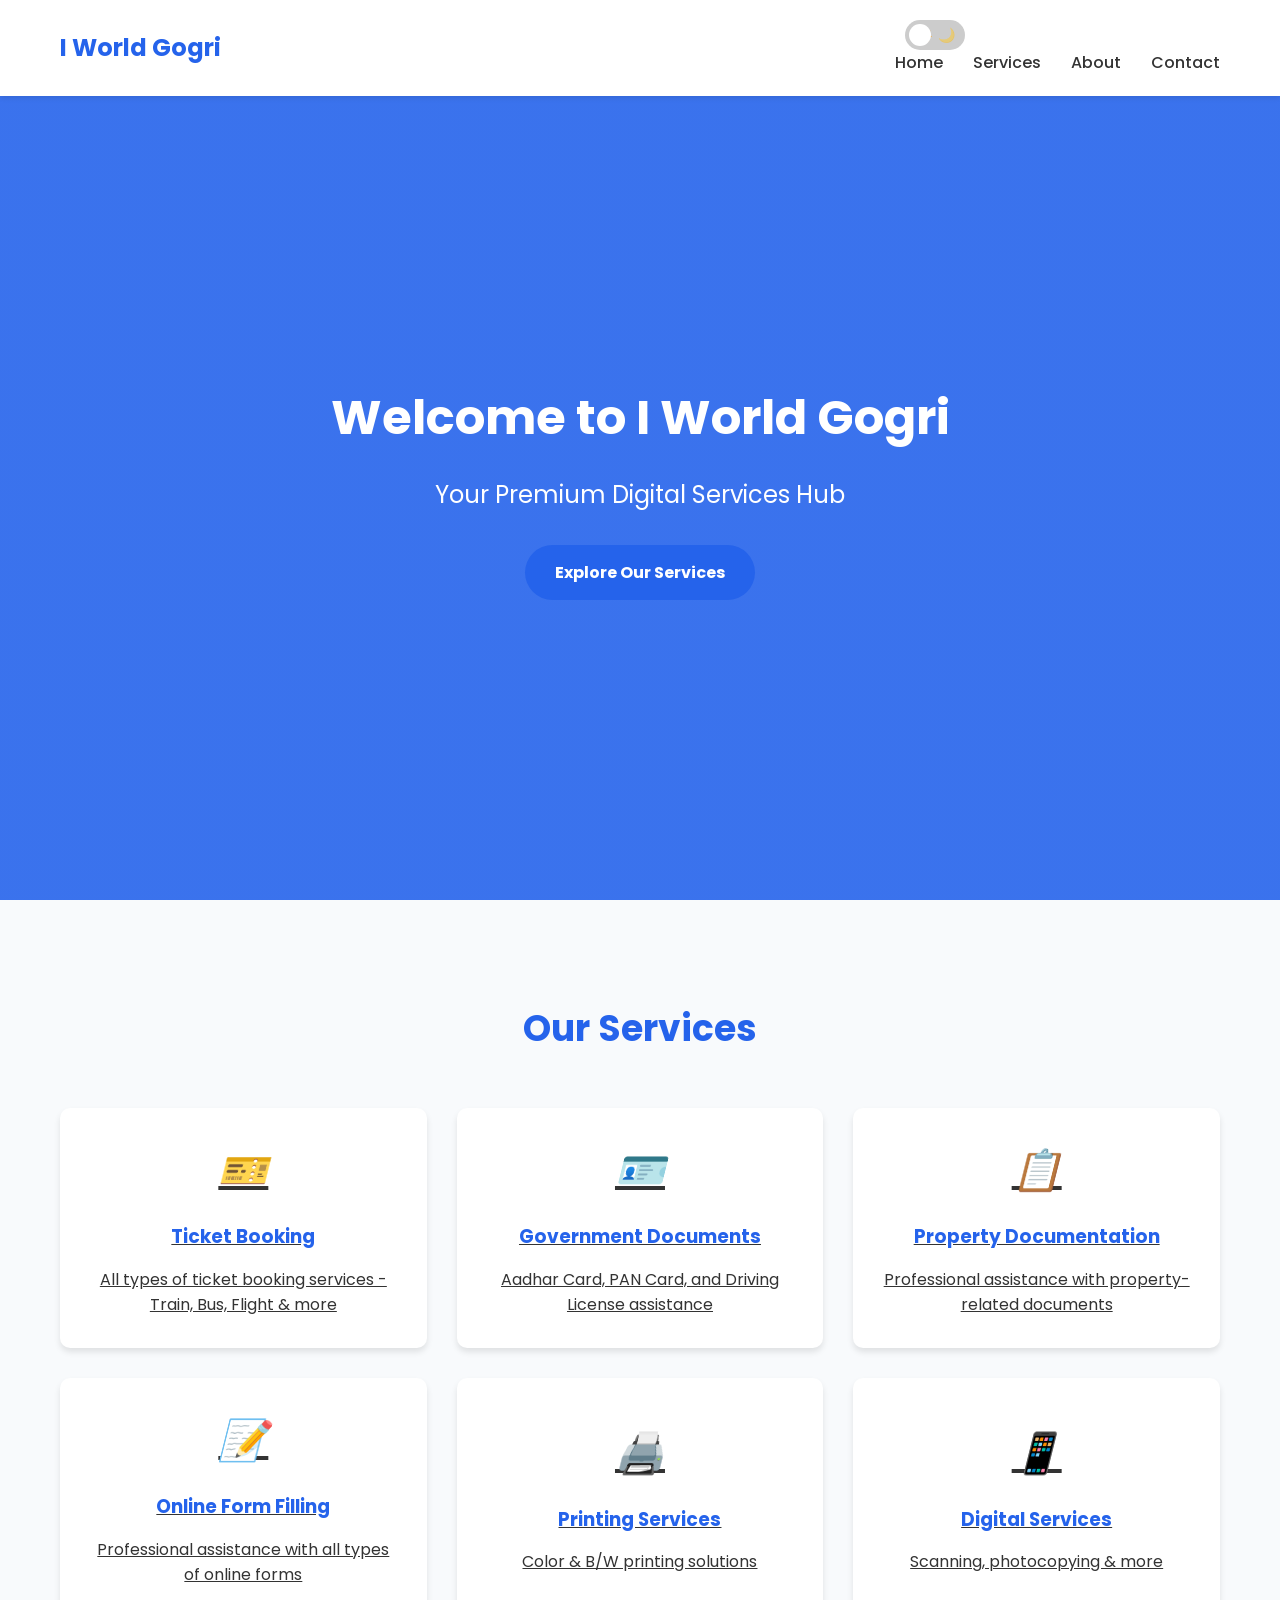
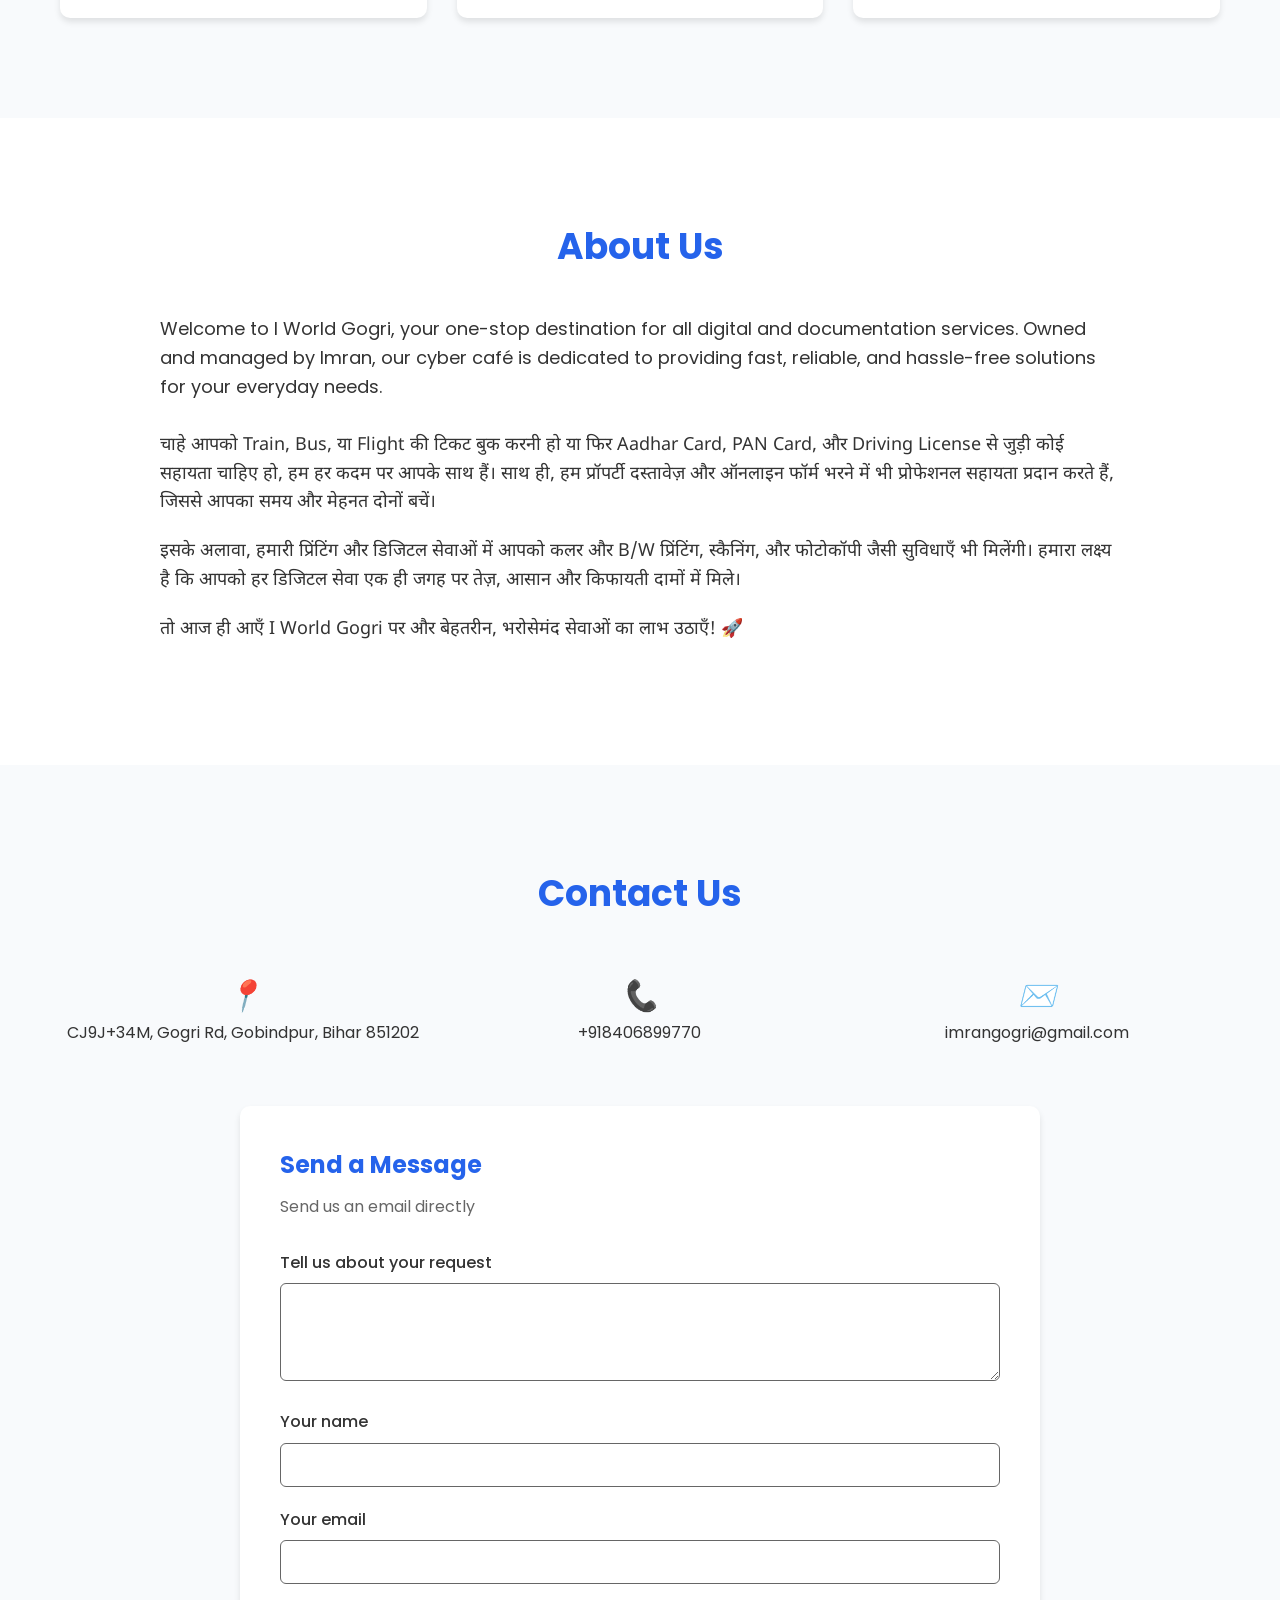
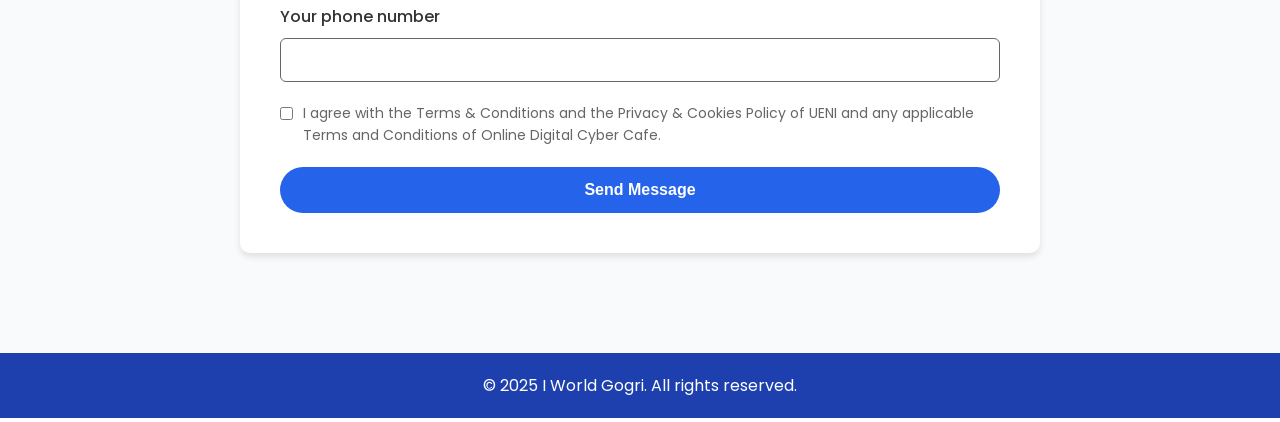
<file: index.html>
<!DOCTYPE html>
<html lang="en">
<head>
    <meta charset="UTF-8">
    <meta name="viewport" content="width=device-width, initial-scale=1.0">
    <title>I World Gogri - Your Digital Hub</title>
    <link rel="stylesheet" href="styles.css">
    <link href="https://fonts.googleapis.com/css2?family=Poppins:wght@300;400;500;600;700&family=Noto+Sans+Devanagari:wght@400;500;600&display=swap" rel="stylesheet">
</head>
<body>
    <nav class="navbar">
        <div class="container">
            <div class="logo">I World Gogri</div>
            <div class="nav-right">
                <div class="theme-toggle-wrapper">
                    <label class="theme-switch" for="theme-toggle">
                        <input type="checkbox" id="theme-toggle">
                        <span class="slider round">
                            <span class="slider-icon light">☀️</span>
                            <span class="slider-icon dark">🌙</span>
                        </span>
                    </label>
                </div>
                <ul class="nav-links">
                <li><a href="#home">Home</a></li>
                <li><a href="#services">Services</a></li>
                <li><a href="#about">About</a></li>
                <li><a href="#contact">Contact</a></li>
            </ul>
        </div>
    </nav>

    <section id="home" class="hero">
        <div class="container">
            <h1>Welcome to I World Gogri</h1>
            <p>Your Premium Digital Services Hub</p>
            <a href="#services" class="cta-button">Explore Our Services</a>
        </div>
    </section>

    <section id="services" class="services">
        <div class="container">
            <h2>Our Services</h2>
            <div class="services-grid">
                <a href="services/ticket-booking.html" class="service-card">
                    <i class="icon">🎫</i>
                    <h3>Ticket Booking</h3>
                    <p>All types of ticket booking services - Train, Bus, Flight & more</p>
                </a>
                <a href="services/govt-documents.html" class="service-card">
                    <i class="icon">🪪</i>
                    <h3>Government Documents</h3>
                    <p>Aadhar Card, PAN Card, and Driving License assistance</p>
                </a>
                <a href="services/property-documentation.html" class="service-card">
                    <i class="icon">📋</i>
                    <h3>Property Documentation</h3>
                    <p>Professional assistance with property-related documents</p>
                </a>
                <a href="services/form-filling.html" class="service-card">
                    <i class="icon">📝</i>
                    <h3>Online Form Filling</h3>
                    <p>Professional assistance with all types of online forms</p>
                </a>
                <a href="services/printing.html" class="service-card">
                    <i class="icon">🖨️</i>
                    <h3>Printing Services</h3>
                    <p>Color & B/W printing solutions</p>
                </a>
                <a href="services/digital.html" class="service-card">
                    <i class="icon">📱</i>
                    <h3>Digital Services</h3>
                    <p>Scanning, photocopying & more</p>
                </a>
            </div>

            <!-- Service Modals -->
            <div id="modal" class="modal">
                <div class="modal-content">
                    <span class="close-btn" onclick="closeModal()">&times;</span>
                    <div id="modal-ticket" class="modal-section">
                        <h2>🎫 Ticket Booking Services</h2>
                        <div class="modal-details">
                            <h3>Available Booking Services:</h3>
                            <ul>
                                <li><strong>Train Tickets:</strong>
                                    <ul>
                                        <li>IRCTC authorized booking</li>
                                        <li>Tatkal booking assistance</li>
                                        <li>PNR status check</li>
                                        <li>Seat availability check</li>
                                    </ul>
                                </li>
                                <li><strong>Bus Tickets:</strong>
                                    <ul>
                                        <li>Inter-state bus bookings</li>
                                        <li>Local bus passes</li>
                                        <li>Multiple bus operators</li>
                                    </ul>
                                </li>
                                <li><strong>Flight Tickets:</strong>
                                    <ul>
                                        <li>Domestic and International flights</li>
                                        <li>Best price comparison</li>
                                        <li>Web check-in assistance</li>
                                    </ul>
                                </li>
                            </ul>
                        </div>
                    </div>

                    <div id="modal-govt" class="modal-section">
                        <h2>🪪 Government Document Services</h2>
                        <div class="modal-details">
                            <h3>Document Assistance:</h3>
                            <ul>
                                <li><strong>Aadhar Card Services:</strong>
                                    <ul>
                                        <li>New Aadhar card registration</li>
                                        <li>Aadhar card update/correction</li>
                                        <li>Aadhar linking assistance</li>
                                    </ul>
                                </li>
                                <li><strong>PAN Card Services:</strong>
                                    <ul>
                                        <li>New PAN card application</li>
                                        <li>PAN correction/update</li>
                                        <li>PAN-Aadhar linking</li>
                                    </ul>
                                </li>
                                <li><strong>Driving License:</strong>
                                    <ul>
                                        <li>Learning License application</li>
                                        <li>Permanent License application</li>
                                        <li>License renewal</li>
                                    </ul>
                                </li>
                            </ul>
                        </div>
                    </div>

                    <div id="modal-property" class="modal-section">
                        <h2>📋 Property Documentation</h2>
                        <div class="modal-details">
                            <h3>Property-Related Services:</h3>
                            <ul>
                                <li><strong>Property Registration:</strong>
                                    <ul>
                                        <li>Sale deed preparation</li>
                                        <li>Registration assistance</li>
                                        <li>Document verification</li>
                                    </ul>
                                </li>
                                <li><strong>Property Records:</strong>
                                    <ul>
                                        <li>Land record verification</li>
                                        <li>Property tax documents</li>
                                        <li>Mutation assistance</li>
                                    </ul>
                                </li>
                                <li><strong>Legal Documentation:</strong>
                                    <ul>
                                        <li>Agreement drafting</li>
                                        <li>NOC processing</li>
                                        <li>Legal verification</li>
                                    </ul>
                                </li>
                            </ul>
                        </div>
                    </div>

                    <div id="modal-form" class="modal-section">
                        <h2>📝 Online Form Filling</h2>
                        <div class="modal-details">
                            <h3>Form Filling Services:</h3>
                            <ul>
                                <li><strong>Educational Forms:</strong>
                                    <ul>
                                        <li>School/College admissions</li>
                                        <li>Scholarship applications</li>
                                        <li>Exam registrations</li>
                                    </ul>
                                </li>
                                <li><strong>Government Forms:</strong>
                                    <ul>
                                        <li>Passport applications</li>
                                        <li>Voter ID registration</li>
                                        <li>Employment registration</li>
                                    </ul>
                                </li>
                                <li><strong>Other Forms:</strong>
                                    <ul>
                                        <li>Bank account opening</li>
                                        <li>Insurance forms</li>
                                        <li>Job applications</li>
                                    </ul>
                                </li>
                            </ul>
                        </div>
                    </div>

                    <div id="modal-print" class="modal-section">
                        <h2>🖨️ Printing Services</h2>
                        <div class="modal-details">
                            <h3>Available Printing Services:</h3>
                            <ul>
                                <li><strong>Document Printing:</strong>
                                    <ul>
                                        <li>Black & White printing</li>
                                        <li>Color printing</li>
                                        <li>High-quality photo printing</li>
                                    </ul>
                                </li>
                                <li><strong>Special Printing:</strong>
                                    <ul>
                                        <li>Certificate printing</li>
                                        <li>Resume printing</li>
                                        <li>Project report printing</li>
                                    </ul>
                                </li>
                                <li><strong>Bulk Printing:</strong>
                                    <ul>
                                        <li>Document sets</li>
                                        <li>Business cards</li>
                                        <li>Brochures and flyers</li>
                                    </ul>
                                </li>
                            </ul>
                            <p class="pricing-note">* Competitive prices for all printing services</p>
                        </div>
                    </div>

                    <div id="modal-digital" class="modal-section">
                        <h2>📱 Digital Services</h2>
                        <div class="modal-details">
                            <h3>Digital Solutions:</h3>
                            <ul>
                                <li><strong>Scanning Services:</strong>
                                    <ul>
                                        <li>Document scanning</li>
                                        <li>Photo scanning</li>
                                        <li>High-resolution scanning</li>
                                    </ul>
                                </li>
                                <li><strong>Photocopying:</strong>
                                    <ul>
                                        <li>Regular copies</li>
                                        <li>Color photocopying</li>
                                        <li>Document resizing</li>
                                    </ul>
                                </li>
                                <li><strong>Other Services:</strong>
                                    <ul>
                                        <li>Document lamination</li>
                                        <li>Spiral binding</li>
                                        <li>CD/DVD writing</li>
                                    </ul>
                                </li>
                            </ul>
                        </div>
                    </div>
                </div>
            </div>
        </div>
    </section>

    <section id="about" class="about">
        <div class="container">
            <h2>About Us</h2>
            <div class="about-content">
                <div class="english-content">
                    <p>Welcome to I World Gogri, your one-stop destination for all digital and documentation services. Owned and managed by Imran, our cyber café is dedicated to providing fast, reliable, and hassle-free solutions for your everyday needs.</p>
                </div>
                <div class="hindi-content">
                    <p>चाहे आपको Train, Bus, या Flight की टिकट बुक करनी हो या फिर Aadhar Card, PAN Card, और Driving License से जुड़ी कोई सहायता चाहिए हो, हम हर कदम पर आपके साथ हैं। साथ ही, हम प्रॉपर्टी दस्तावेज़ और ऑनलाइन फॉर्म भरने में भी प्रोफेशनल सहायता प्रदान करते हैं, जिससे आपका समय और मेहनत दोनों बचें।</p>
                    <p>इसके अलावा, हमारी प्रिंटिंग और डिजिटल सेवाओं में आपको कलर और B/W प्रिंटिंग, स्कैनिंग, और फोटोकॉपी जैसी सुविधाएँ भी मिलेंगी। हमारा लक्ष्य है कि आपको हर डिजिटल सेवा एक ही जगह पर तेज़, आसान और किफायती दामों में मिले।</p>
                    <p>तो आज ही आएँ I World Gogri पर और बेहतरीन, भरोसेमंद सेवाओं का लाभ उठाएँ! 🚀</p>
                </div>
            </div>
        </div>
    </section>

    <section id="contact" class="contact">
        <div class="container">
            <h2>Contact Us</h2>
            <div class="contact-info">
                <div class="info-item">
                    <i class="icon">📍</i>
                    <p>CJ9J+34M, Gogri Rd, Gobindpur, Bihar 851202</p>
                </div>
                <div class="info-item">
                    <i class="icon">📞</i>
                    <p>+918406899770</p>
                </div>
                <div class="info-item">
                    <i class="icon">✉️</i>
                    <p>imrangogri@gmail.com</p>
                </div>
            </div>

            <div class="contact-form">
                <h3>Send a Message</h3>
                <p class="form-description">Send us an email directly</p>
                <form id="contactForm" onsubmit="return sendEmail(event)">
                    <div class="form-group">
                        <label for="message">Tell us about your request</label>
                        <textarea id="message" name="message" rows="4" required></textarea>
                    </div>
                    <div class="form-group">
                        <label for="name">Your name</label>
                        <input type="text" id="name" name="name" required>
                    </div>
                    <div class="form-group">
                        <label for="email">Your email</label>
                        <input type="email" id="email" name="email" required>
                    </div>
                    <div class="form-group">
                        <label for="phone">Your phone number</label>
                        <input type="tel" id="phone" name="phone" required>
                    </div>
                    <div class="form-group checkbox">
                        <input type="checkbox" id="terms" name="terms" required>
                        <label for="terms">I agree with the Terms & Conditions and the Privacy & Cookies Policy of UENI and any applicable Terms and Conditions of Online Digital Cyber Cafe.</label>
                    </div>
                    <button type="submit" class="submit-btn">Send Message</button>
                </form>
            </div>
        </div>
    </section>

    <footer>
        <div class="container">
            <p>&copy; 2025 I World Gogri. All rights reserved.</p>
        </div>
    </footer>
    <script src="script.js"></script>
</body>
</html>
</file>
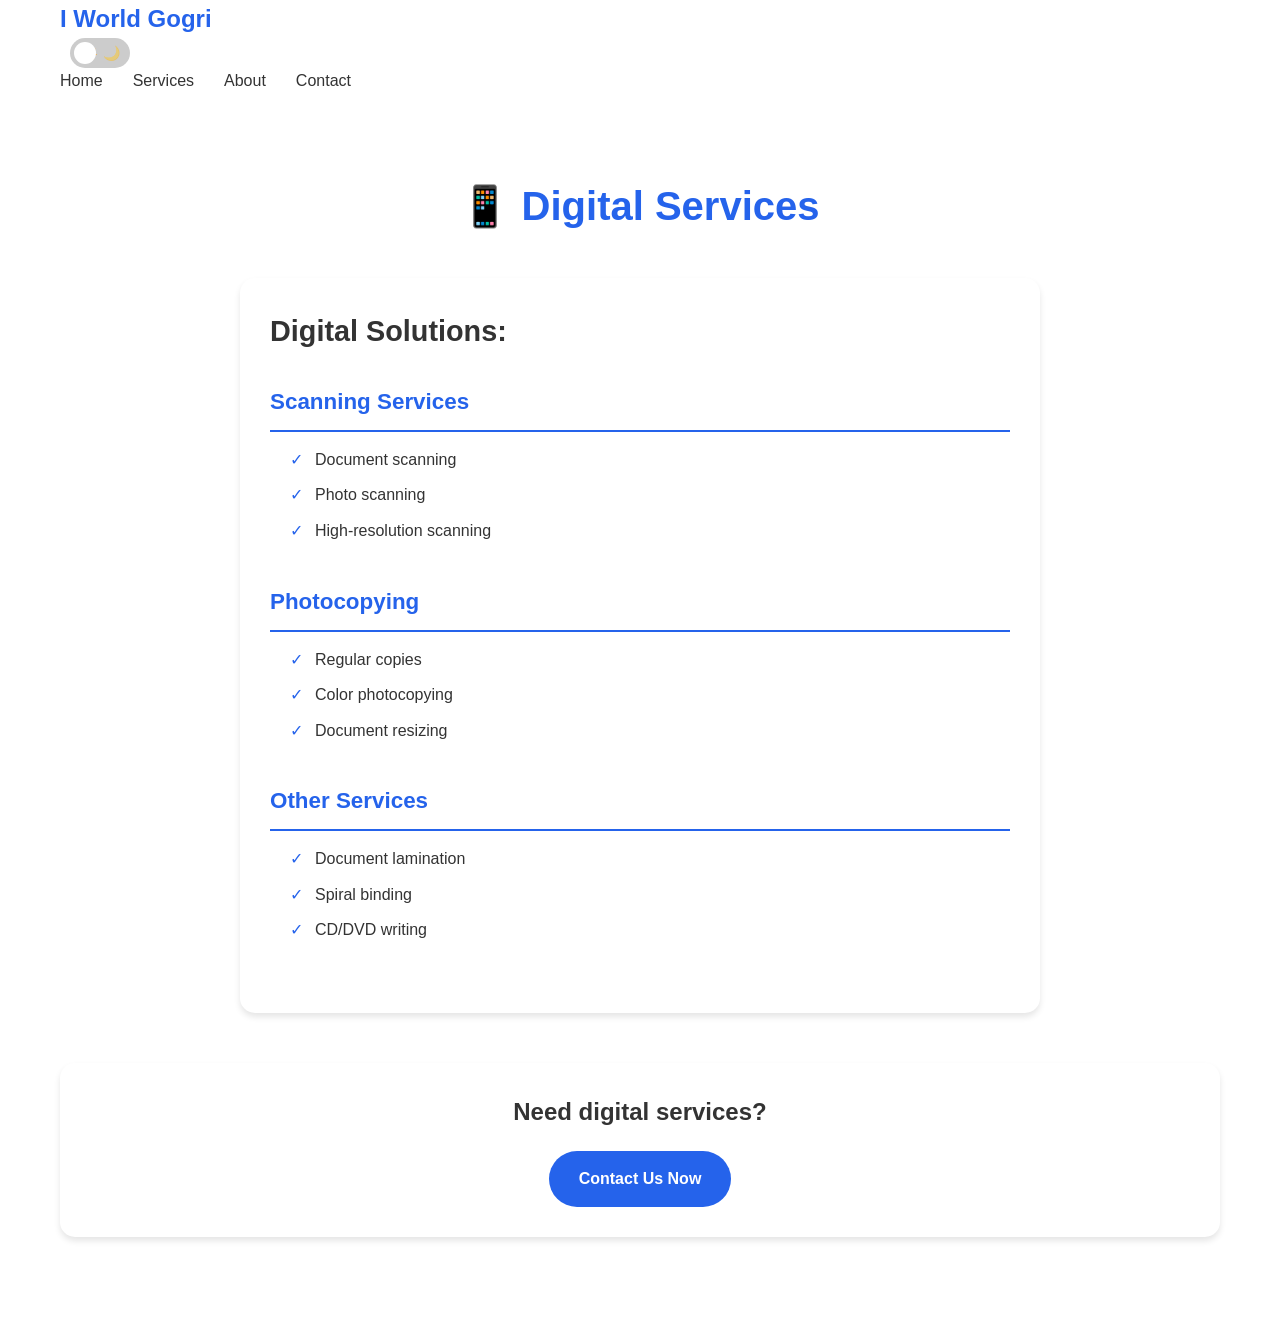
<file: services/digital.html>
<!DOCTYPE html>
<html lang="en">
<head>
    <meta charset="UTF-8">
    <meta name="viewport" content="width=device-width, initial-scale=1.0">
    <title>Digital Services - I World Gogri</title>
    <link rel="stylesheet" href="../styles.css">
</head>
<body>
    <nav>
        <div class="container">
            <div class="logo">I World Gogri</div>
            <div class="nav-right">
                <div class="theme-toggle-wrapper">
                    <label class="theme-switch" for="theme-toggle">
                        <input type="checkbox" id="theme-toggle">
                        <span class="slider round">
                            <span class="slider-icon light">☀️</span>
                            <span class="slider-icon dark">🌙</span>
                        </span>
                    </label>
                </div>
                <ul class="nav-links">
                    <li><a href="../index.html">Home</a></li>
                    <li><a href="../index.html#services">Services</a></li>
                    <li><a href="../index.html#about">About</a></li>
                    <li><a href="../index.html#contact">Contact</a></li>
                </ul>
            </div>
        </div>
    </nav>

    <section class="service-detail">
        <div class="container">
            <h1>📱 Digital Services</h1>
            <div class="service-content">
                <h2>Digital Solutions:</h2>
                <div class="service-category">
                    <h3>Scanning Services</h3>
                    <ul>
                        <li>Document scanning</li>
                        <li>Photo scanning</li>
                        <li>High-resolution scanning</li>
                    </ul>
                </div>
                
                <div class="service-category">
                    <h3>Photocopying</h3>
                    <ul>
                        <li>Regular copies</li>
                        <li>Color photocopying</li>
                        <li>Document resizing</li>
                    </ul>
                </div>
                
                <div class="service-category">
                    <h3>Other Services</h3>
                    <ul>
                        <li>Document lamination</li>
                        <li>Spiral binding</li>
                        <li>CD/DVD writing</li>
                    </ul>
                </div>
            </div>
            <div class="cta-section">
                <h3>Need digital services?</h3>
                <a href="../index.html#contact" class="cta-button">Contact Us Now</a>
            </div>
        </div>
    </section>

    <script src="../script.js"></script>
</body>
</html>
</file>
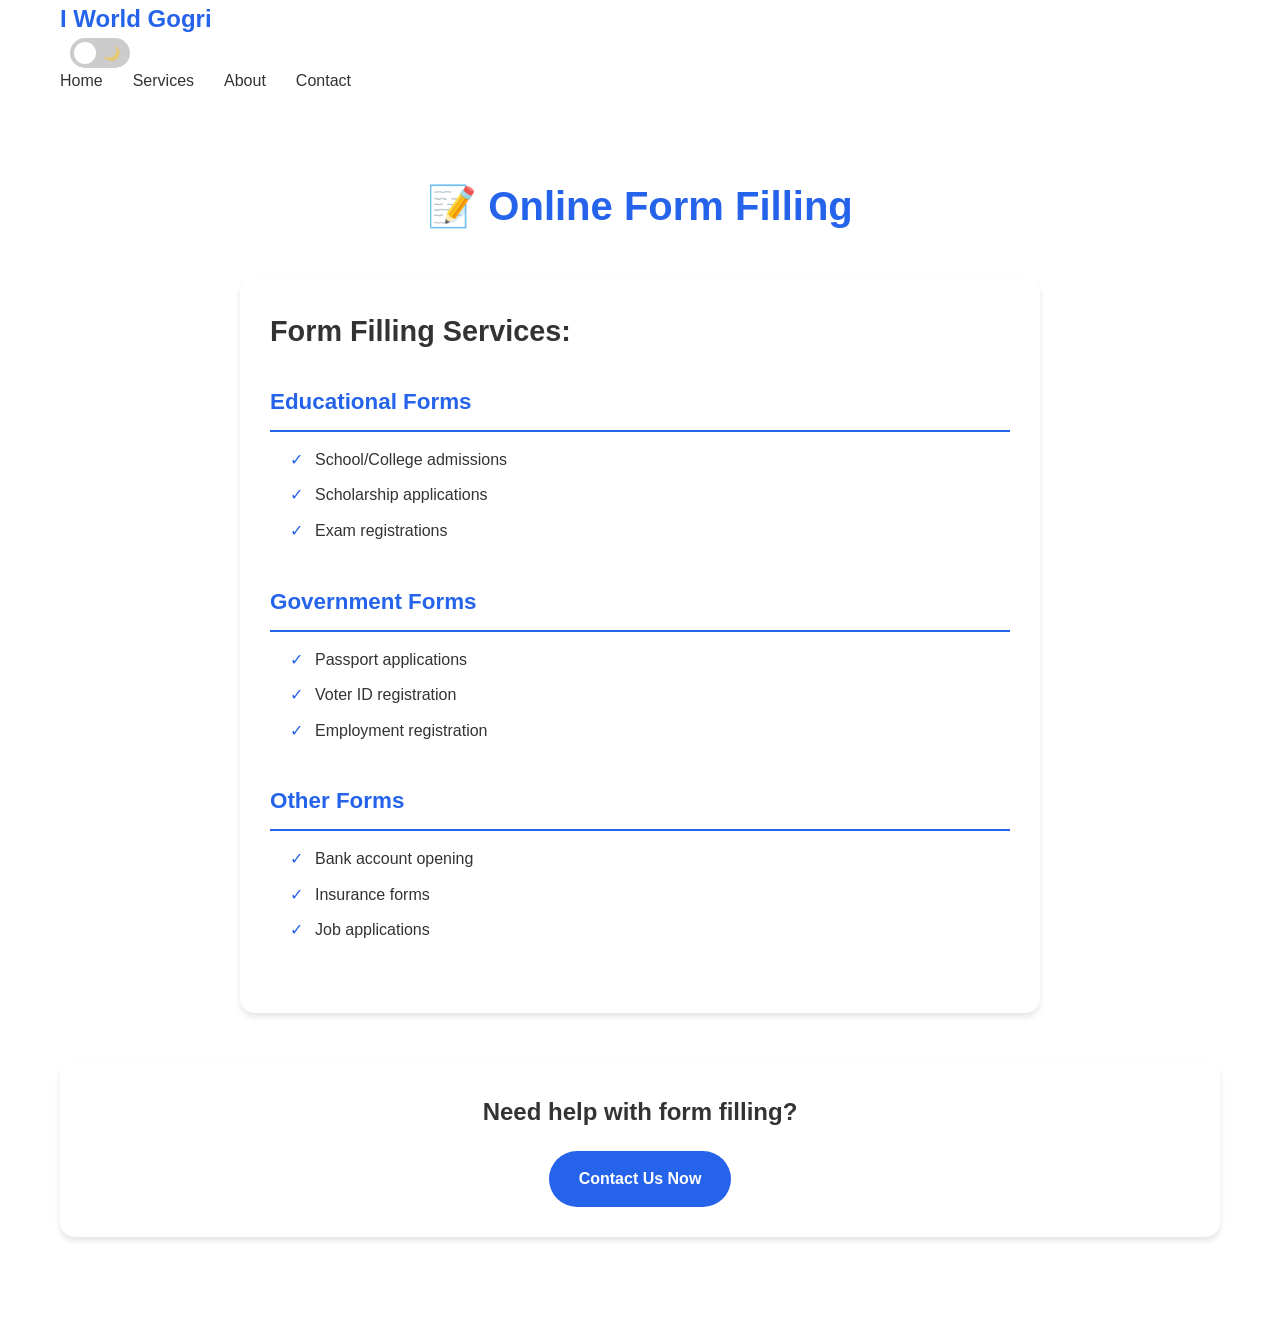
<file: services/form-filling.html>
<!DOCTYPE html>
<html lang="en">
<head>
    <meta charset="UTF-8">
    <meta name="viewport" content="width=device-width, initial-scale=1.0">
    <title>Online Form Filling Services - I World Gogri</title>
    <link rel="stylesheet" href="../styles.css">
</head>
<body>
    <nav>
        <div class="container">
            <div class="logo">I World Gogri</div>
            <div class="nav-right">
                <div class="theme-toggle-wrapper">
                    <label class="theme-switch" for="theme-toggle">
                        <input type="checkbox" id="theme-toggle">
                        <span class="slider round">
                            <span class="slider-icon light">☀️</span>
                            <span class="slider-icon dark">🌙</span>
                        </span>
                    </label>
                </div>
                <ul class="nav-links">
                    <li><a href="../index.html">Home</a></li>
                    <li><a href="../index.html#services">Services</a></li>
                    <li><a href="../index.html#about">About</a></li>
                    <li><a href="../index.html#contact">Contact</a></li>
                </ul>
            </div>
        </div>
    </nav>

    <section class="service-detail">
        <div class="container">
            <h1>📝 Online Form Filling</h1>
            <div class="service-content">
                <h2>Form Filling Services:</h2>
                <div class="service-category">
                    <h3>Educational Forms</h3>
                    <ul>
                        <li>School/College admissions</li>
                        <li>Scholarship applications</li>
                        <li>Exam registrations</li>
                    </ul>
                </div>
                
                <div class="service-category">
                    <h3>Government Forms</h3>
                    <ul>
                        <li>Passport applications</li>
                        <li>Voter ID registration</li>
                        <li>Employment registration</li>
                    </ul>
                </div>
                
                <div class="service-category">
                    <h3>Other Forms</h3>
                    <ul>
                        <li>Bank account opening</li>
                        <li>Insurance forms</li>
                        <li>Job applications</li>
                    </ul>
                </div>
            </div>
            <div class="cta-section">
                <h3>Need help with form filling?</h3>
                <a href="../index.html#contact" class="cta-button">Contact Us Now</a>
            </div>
        </div>
    </section>

    <script src="../script.js"></script>
</body>
</html>
</file>
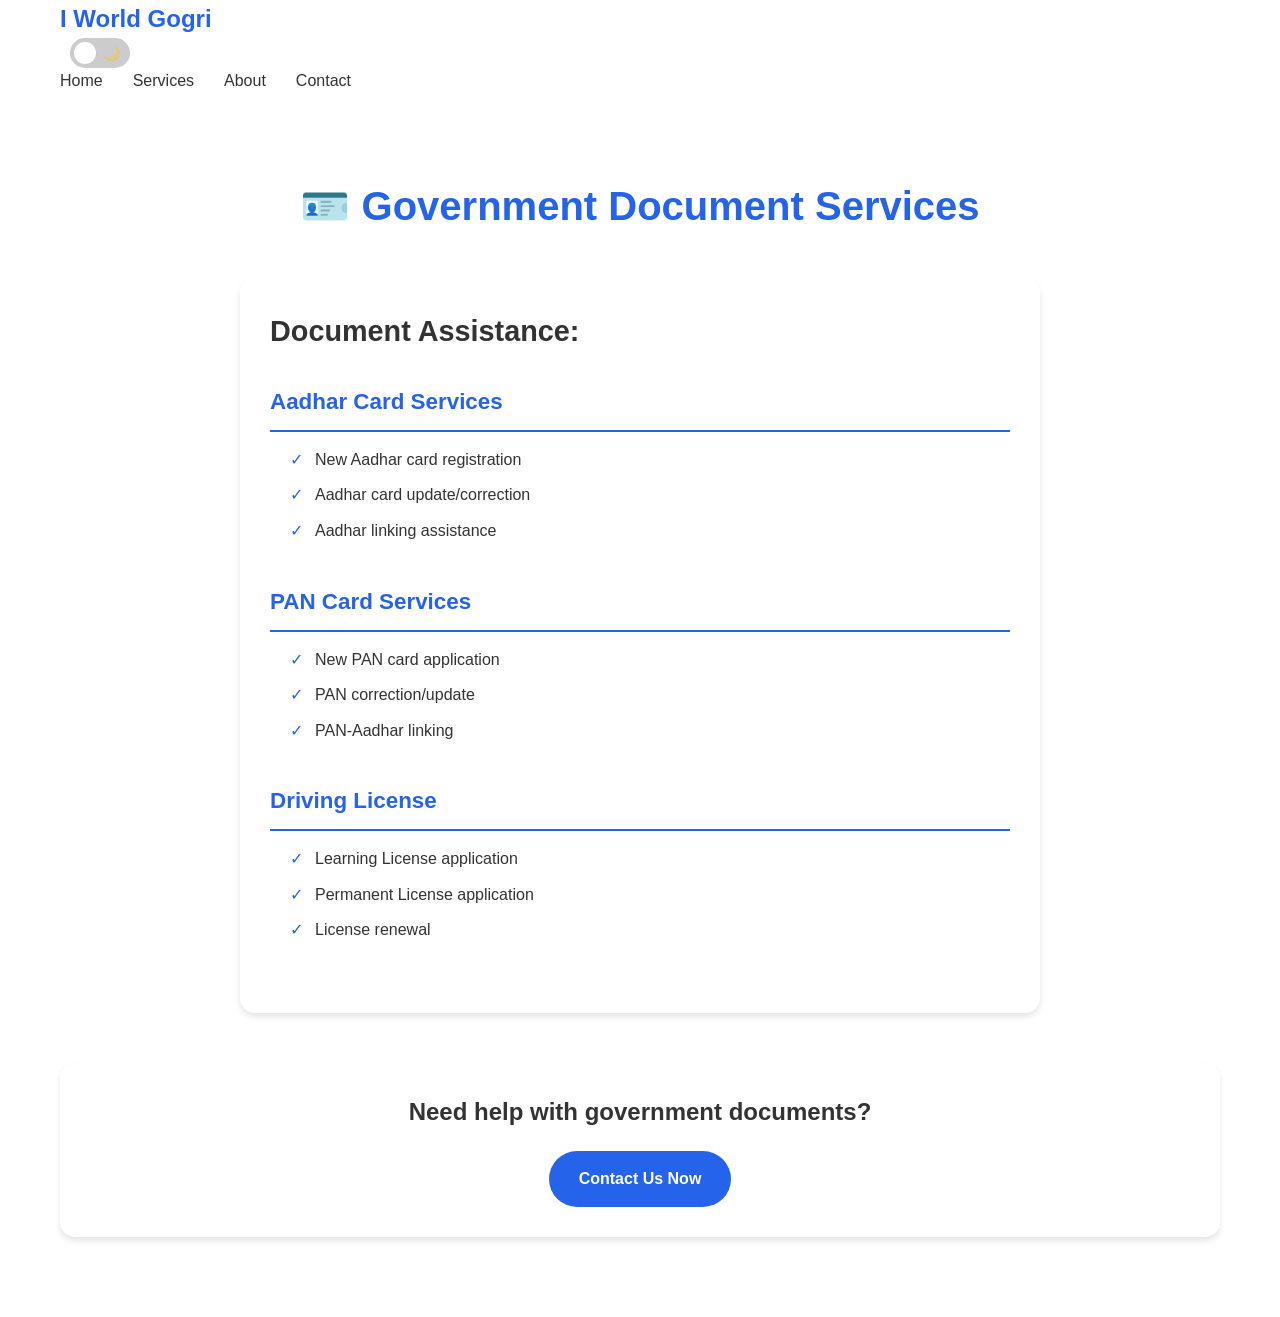
<file: services/govt-documents.html>
<!DOCTYPE html>
<html lang="en">
<head>
    <meta charset="UTF-8">
    <meta name="viewport" content="width=device-width, initial-scale=1.0">
    <title>Government Document Services - I World Gogri</title>
    <link rel="stylesheet" href="../styles.css">
</head>
<body>
    <nav>
        <div class="container">
            <div class="logo">I World Gogri</div>
            <div class="nav-right">
                <div class="theme-toggle-wrapper">
                    <label class="theme-switch" for="theme-toggle">
                        <input type="checkbox" id="theme-toggle">
                        <span class="slider round">
                            <span class="slider-icon light">☀️</span>
                            <span class="slider-icon dark">🌙</span>
                        </span>
                    </label>
                </div>
                <ul class="nav-links">
                    <li><a href="../index.html">Home</a></li>
                    <li><a href="../index.html#services">Services</a></li>
                    <li><a href="../index.html#about">About</a></li>
                    <li><a href="../index.html#contact">Contact</a></li>
                </ul>
            </div>
        </div>
    </nav>

    <section class="service-detail">
        <div class="container">
            <h1>🪪 Government Document Services</h1>
            <div class="service-content">
                <h2>Document Assistance:</h2>
                <div class="service-category">
                    <h3>Aadhar Card Services</h3>
                    <ul>
                        <li>New Aadhar card registration</li>
                        <li>Aadhar card update/correction</li>
                        <li>Aadhar linking assistance</li>
                    </ul>
                </div>
                
                <div class="service-category">
                    <h3>PAN Card Services</h3>
                    <ul>
                        <li>New PAN card application</li>
                        <li>PAN correction/update</li>
                        <li>PAN-Aadhar linking</li>
                    </ul>
                </div>
                
                <div class="service-category">
                    <h3>Driving License</h3>
                    <ul>
                        <li>Learning License application</li>
                        <li>Permanent License application</li>
                        <li>License renewal</li>
                    </ul>
                </div>
            </div>
            <div class="cta-section">
                <h3>Need help with government documents?</h3>
                <a href="../index.html#contact" class="cta-button">Contact Us Now</a>
            </div>
        </div>
    </section>

    <script src="../script.js"></script>
</body>
</html>
</file>
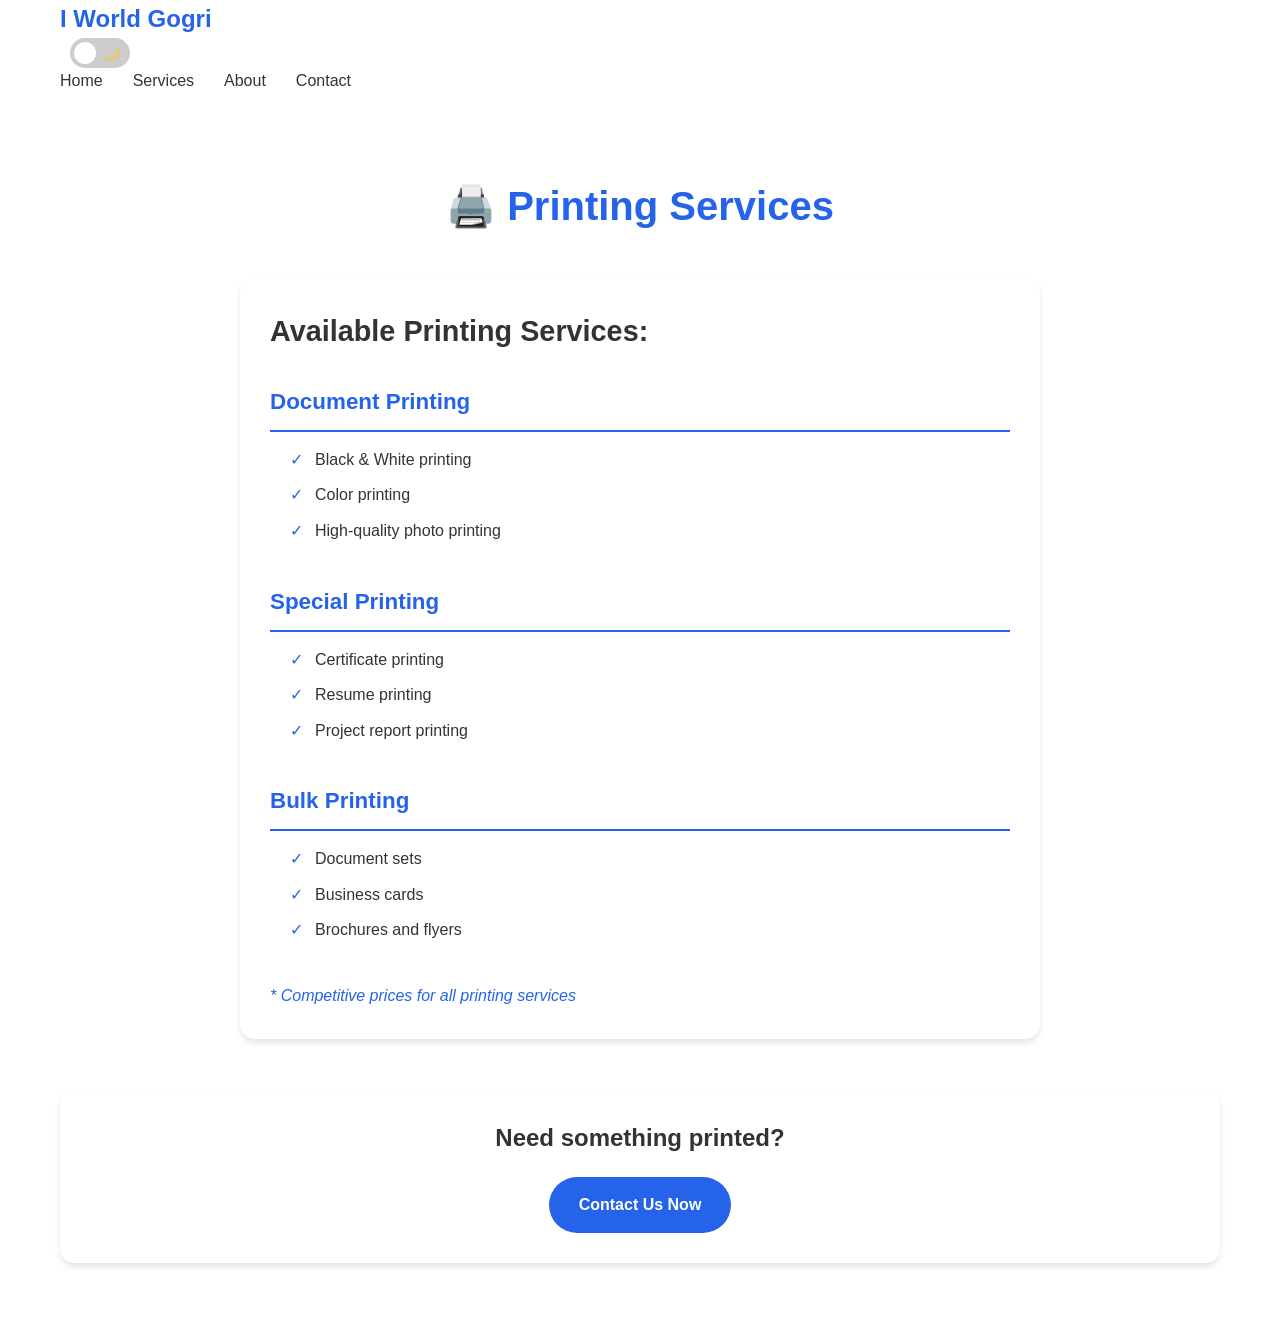
<file: services/printing.html>
<!DOCTYPE html>
<html lang="en">
<head>
    <meta charset="UTF-8">
    <meta name="viewport" content="width=device-width, initial-scale=1.0">
    <title>Printing Services - I World Gogri</title>
    <link rel="stylesheet" href="../styles.css">
</head>
<body>
    <nav>
        <div class="container">
            <div class="logo">I World Gogri</div>
            <div class="nav-right">
                <div class="theme-toggle-wrapper">
                    <label class="theme-switch" for="theme-toggle">
                        <input type="checkbox" id="theme-toggle">
                        <span class="slider round">
                            <span class="slider-icon light">☀️</span>
                            <span class="slider-icon dark">🌙</span>
                        </span>
                    </label>
                </div>
                <ul class="nav-links">
                    <li><a href="../index.html">Home</a></li>
                    <li><a href="../index.html#services">Services</a></li>
                    <li><a href="../index.html#about">About</a></li>
                    <li><a href="../index.html#contact">Contact</a></li>
                </ul>
            </div>
        </div>
    </nav>

    <section class="service-detail">
        <div class="container">
            <h1>🖨️ Printing Services</h1>
            <div class="service-content">
                <h2>Available Printing Services:</h2>
                <div class="service-category">
                    <h3>Document Printing</h3>
                    <ul>
                        <li>Black & White printing</li>
                        <li>Color printing</li>
                        <li>High-quality photo printing</li>
                    </ul>
                </div>
                
                <div class="service-category">
                    <h3>Special Printing</h3>
                    <ul>
                        <li>Certificate printing</li>
                        <li>Resume printing</li>
                        <li>Project report printing</li>
                    </ul>
                </div>
                
                <div class="service-category">
                    <h3>Bulk Printing</h3>
                    <ul>
                        <li>Document sets</li>
                        <li>Business cards</li>
                        <li>Brochures and flyers</li>
                    </ul>
                </div>
                
                <p class="pricing-note">* Competitive prices for all printing services</p>
            </div>
            <div class="cta-section">
                <h3>Need something printed?</h3>
                <a href="../index.html#contact" class="cta-button">Contact Us Now</a>
            </div>
        </div>
    </section>

    <script src="../script.js"></script>
</body>
</html>
</file>
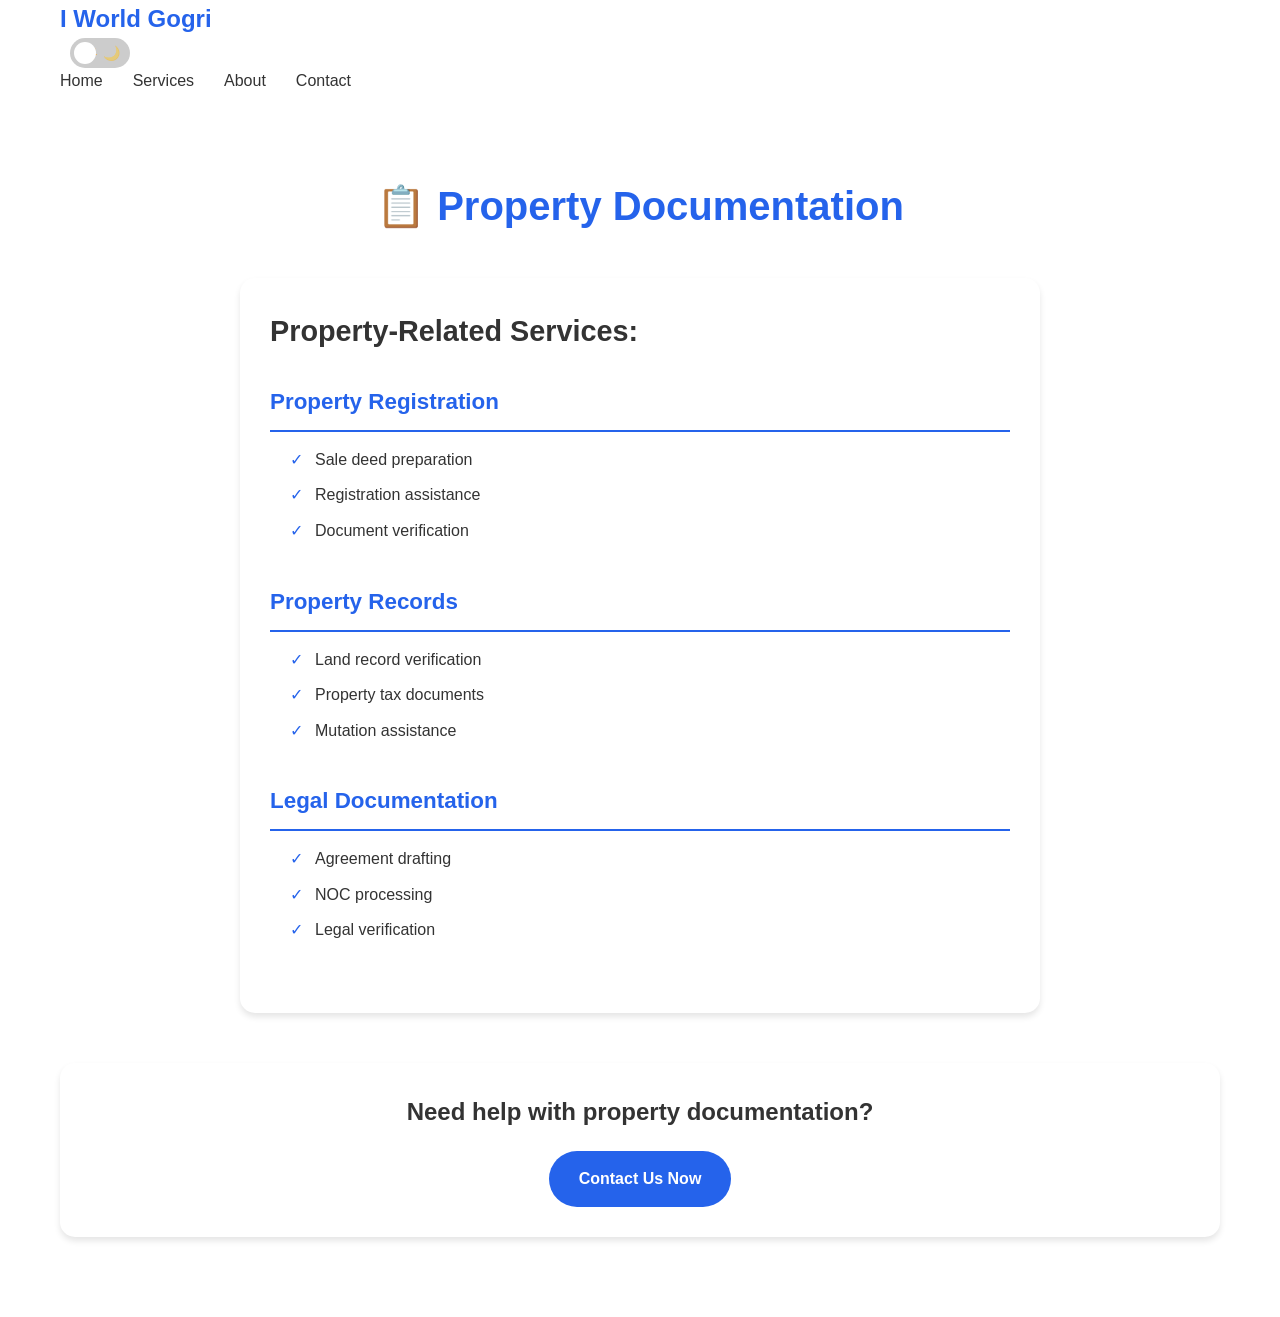
<file: services/property-documentation.html>
<!DOCTYPE html>
<html lang="en">
<head>
    <meta charset="UTF-8">
    <meta name="viewport" content="width=device-width, initial-scale=1.0">
    <title>Property Documentation Services - I World Gogri</title>
    <link rel="stylesheet" href="../styles.css">
</head>
<body>
    <nav>
        <div class="container">
            <div class="logo">I World Gogri</div>
            <div class="nav-right">
                <div class="theme-toggle-wrapper">
                    <label class="theme-switch" for="theme-toggle">
                        <input type="checkbox" id="theme-toggle">
                        <span class="slider round">
                            <span class="slider-icon light">☀️</span>
                            <span class="slider-icon dark">🌙</span>
                        </span>
                    </label>
                </div>
                <ul class="nav-links">
                    <li><a href="../index.html">Home</a></li>
                    <li><a href="../index.html#services">Services</a></li>
                    <li><a href="../index.html#about">About</a></li>
                    <li><a href="../index.html#contact">Contact</a></li>
                </ul>
            </div>
        </div>
    </nav>

    <section class="service-detail">
        <div class="container">
            <h1>📋 Property Documentation</h1>
            <div class="service-content">
                <h2>Property-Related Services:</h2>
                <div class="service-category">
                    <h3>Property Registration</h3>
                    <ul>
                        <li>Sale deed preparation</li>
                        <li>Registration assistance</li>
                        <li>Document verification</li>
                    </ul>
                </div>
                
                <div class="service-category">
                    <h3>Property Records</h3>
                    <ul>
                        <li>Land record verification</li>
                        <li>Property tax documents</li>
                        <li>Mutation assistance</li>
                    </ul>
                </div>
                
                <div class="service-category">
                    <h3>Legal Documentation</h3>
                    <ul>
                        <li>Agreement drafting</li>
                        <li>NOC processing</li>
                        <li>Legal verification</li>
                    </ul>
                </div>
            </div>
            <div class="cta-section">
                <h3>Need help with property documentation?</h3>
                <a href="../index.html#contact" class="cta-button">Contact Us Now</a>
            </div>
        </div>
    </section>

    <script src="../script.js"></script>
</body>
</html>
</file>
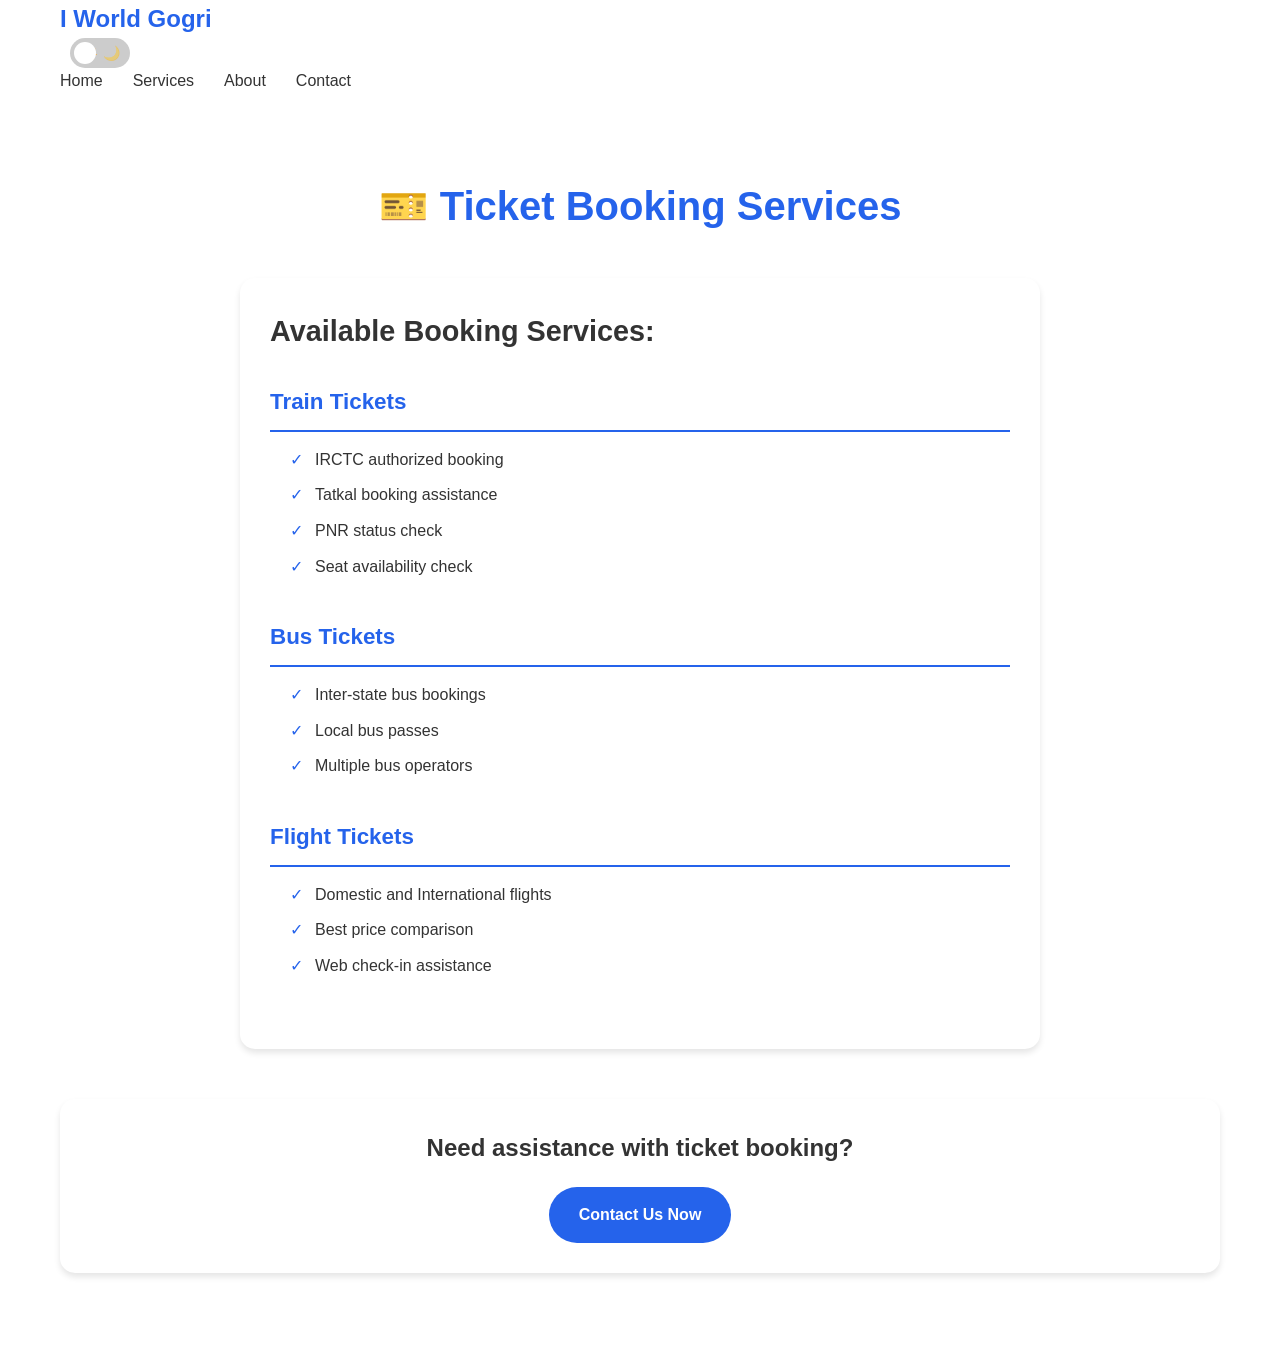
<file: services/ticket-booking.html>
<!DOCTYPE html>
<html lang="en">
<head>
    <meta charset="UTF-8">
    <meta name="viewport" content="width=device-width, initial-scale=1.0">
    <title>Ticket Booking Services - I World Gogri</title>
    <link rel="stylesheet" href="../styles.css">
</head>
<body>
    <nav>
        <div class="container">
            <div class="logo">I World Gogri</div>
            <div class="nav-right">
                <div class="theme-toggle-wrapper">
                    <label class="theme-switch" for="theme-toggle">
                        <input type="checkbox" id="theme-toggle">
                        <span class="slider round">
                            <span class="slider-icon light">☀️</span>
                            <span class="slider-icon dark">🌙</span>
                        </span>
                    </label>
                </div>
                <ul class="nav-links">
                    <li><a href="../index.html">Home</a></li>
                    <li><a href="../index.html#services">Services</a></li>
                    <li><a href="../index.html#about">About</a></li>
                    <li><a href="../index.html#contact">Contact</a></li>
                </ul>
            </div>
        </div>
    </nav>

    <section class="service-detail">
        <div class="container">
            <h1>🎫 Ticket Booking Services</h1>
            <div class="service-content">
                <h2>Available Booking Services:</h2>
                <div class="service-category">
                    <h3>Train Tickets</h3>
                    <ul>
                        <li>IRCTC authorized booking</li>
                        <li>Tatkal booking assistance</li>
                        <li>PNR status check</li>
                        <li>Seat availability check</li>
                    </ul>
                </div>
                
                <div class="service-category">
                    <h3>Bus Tickets</h3>
                    <ul>
                        <li>Inter-state bus bookings</li>
                        <li>Local bus passes</li>
                        <li>Multiple bus operators</li>
                    </ul>
                </div>
                
                <div class="service-category">
                    <h3>Flight Tickets</h3>
                    <ul>
                        <li>Domestic and International flights</li>
                        <li>Best price comparison</li>
                        <li>Web check-in assistance</li>
                    </ul>
                </div>
            </div>
            <div class="cta-section">
                <h3>Need assistance with ticket booking?</h3>
                <a href="../index.html#contact" class="cta-button">Contact Us Now</a>
            </div>
        </div>
    </section>

    <script src="../script.js"></script>
</body>
</html>
</file>
<file: styles.css>
/* Theme Variables */
:root {
    --bg-primary: #fff;
    --bg-secondary: #f8fafc;
    --text-primary: #333;
    --text-secondary: #666;
    --accent-color: #2563eb;
    --accent-dark: #1d4ed8;
    --card-bg: #fff;
    --card-shadow: 0 4px 6px rgba(0,0,0,0.1);
    --navbar-bg: #fff;
    --navbar-shadow: 0 2px 5px rgba(0,0,0,0.1);
}

[data-theme="dark"] {
    --bg-primary: #1a1a1a;
    --bg-secondary: #2d2d2d;
    --text-primary: #fff;
    --text-secondary: #ccc;
    --accent-color: #3b82f6;
    --accent-dark: #60a5fa;
    --card-bg: #333;
    --card-shadow: 0 4px 6px rgba(0,0,0,0.3);
    --navbar-bg: #1a1a1a;
    --navbar-shadow: 0 2px 5px rgba(0,0,0,0.3);
}

* {
    margin: 0;
    padding: 0;
    box-sizing: border-box;
}

body {
    font-family: 'Poppins', sans-serif;
    line-height: 1.6;
    color: var(--text-primary);
    background: var(--bg-primary);
    transition: background-color 0.3s, color 0.3s;
}

.container {
    max-width: 1200px;
    margin: 0 auto;
    padding: 0 20px;
}

/* Navbar */
.navbar {
    background: var(--navbar-bg);
    box-shadow: var(--navbar-shadow);
    position: fixed;
    width: 100%;
    top: 0;
    z-index: 1000;
}

.navbar .container {
    display: flex;
    justify-content: space-between;
    align-items: center;
    padding: 20px;
}

.logo {
    font-size: 24px;
    font-weight: 700;
    color: var(--accent-color);
}

.nav-links {
    display: flex;
    list-style: none;
    gap: 30px;
}

.nav-links a {
    text-decoration: none;
    color: var(--text-primary);
    font-weight: 500;
    transition: color 0.3s;
}

.nav-links a:hover {
    color: var(--accent-color);
}

/* Hero Section */
.hero {
    background: linear-gradient(rgba(37, 99, 235, 0.9), rgba(37, 99, 235, 0.9)), url('https://source.unsplash.com/random/1920x1080/?cybercafe') center/cover;
    height: 100vh;
    display: flex;
    align-items: center;
    text-align: center;
    color: white;
    padding-top: 80px;
}

.hero h1 {
    font-size: 48px;
    margin-bottom: 20px;
}

.hero p {
    font-size: 24px;
    margin-bottom: 30px;
}

.cta-button {
    display: inline-block;
    padding: 15px 30px;
    background: white;
    color: var(--accent-color);
    text-decoration: none;
    border-radius: 30px;
    font-weight: 600;
    transition: transform 0.3s;
}

.cta-button:hover {
    transform: translateY(-3px);
}

/* Services Section */
.services {
    padding: 100px 0;
    background: var(--bg-secondary);
}

.services h2 {
    text-align: center;
    font-size: 36px;
    margin-bottom: 50px;
    color: var(--accent-color);
}

.services-grid {
    display: grid;
    grid-template-columns: repeat(auto-fit, minmax(300px, 1fr));
    gap: 30px;
    max-width: 1200px;
    margin: 0 auto;
}

.service-card {
    background: var(--card-bg);
    padding: 30px;
    border-radius: 10px;
    text-align: center;
    box-shadow: var(--card-shadow);
    transition: transform 0.3s ease, box-shadow 0.3s ease;
    height: 100%;
    display: flex;
    flex-direction: column;
    justify-content: center;
    align-items: center;
    color: var(--text-primary);
    cursor: pointer;
}

.service-card:hover {
    transform: translateY(-5px);
    box-shadow: 0 6px 12px rgba(0, 0, 0, 0.15);
}

.service-card .icon {
    font-size: 40px;
    margin-bottom: 20px;
}

.service-card h3 {
    margin-bottom: 15px;
    color: var(--accent-color);
}

/* About Section */
.about {
    padding: 100px 0;
    background: var(--bg-primary);
}

.about h2 {
    text-align: center;
    font-size: 36px;
    margin-bottom: 40px;
    color: var(--accent-color);
}

.about-content {
    max-width: 1000px;
    margin: 0 auto;
    padding: 0 20px;
}

.english-content {
    margin-bottom: 30px;
}

.english-content p,
.hindi-content p {
    font-size: 18px;
    line-height: 1.6;
    margin-bottom: 20px;
    color: var(--text-primary);
}

.hindi-content {
    font-family: 'Noto Sans Devanagari', sans-serif;
}

/* Contact Section */
.contact {
    padding: 100px 0;
    background: var(--bg-secondary);
}

.contact h2 {
    text-align: center;
    font-size: 36px;
    margin-bottom: 50px;
    color: var(--accent-color);
}

.contact-info {
    display: grid;
    grid-template-columns: repeat(auto-fit, minmax(250px, 1fr));
    gap: 30px;
    text-align: center;
    margin-bottom: 60px;
}

.info-item .icon {
    font-size: 30px;
    margin-bottom: 15px;
}

.contact-form {
    max-width: 800px;
    margin: 0 auto;
    padding: 40px;
    background: var(--card-bg);
    border-radius: 10px;
    box-shadow: var(--card-shadow);
}

.contact-form h3 {
    font-size: 24px;
    margin-bottom: 10px;
    color: var(--accent-color);
}

.form-description {
    color: var(--text-secondary);
    margin-bottom: 30px;
}

.form-group {
    margin-bottom: 20px;
}

.form-group label {
    display: block;
    margin-bottom: 8px;
    font-weight: 500;
    color: var(--text-primary);
}

.form-group input,
.form-group textarea {
    width: 100%;
    padding: 12px;
    border: 1px solid var(--text-secondary);
    border-radius: 6px;
    font-size: 16px;
    transition: border-color 0.3s;
    background: var(--bg-primary);
    color: var(--text-primary);
}

.form-group input:focus,
.form-group textarea:focus {
    outline: none;
    border-color: var(--accent-color);
}

.form-group.checkbox {
    display: flex;
    align-items: flex-start;
    gap: 10px;
}

.form-group.checkbox input {
    width: auto;
    margin-top: 5px;
}

.form-group.checkbox label {
    font-size: 14px;
    color: var(--text-secondary);
    margin-bottom: 0;
    font-weight: normal;
}

.submit-btn {
    background: var(--accent-color);
    color: white;
    padding: 14px 30px;
    border: none;
    border-radius: 30px;
    font-size: 16px;
    font-weight: 600;
    cursor: pointer;
    transition: background-color 0.3s;
    width: 100%;
}

.submit-btn:hover {
    background: var(--accent-dark);
}

/* Modal Styles */
.modal {
    display: none;
    position: fixed;
    top: 0;
    left: 0;
    width: 100%;
    height: 100%;
    background-color: rgba(0, 0, 0, 0.7);
    z-index: 1000;
    overflow-y: auto;
}

.modal-content {
    position: relative;
    background-color: var(--bg-color);
    color: var(--text-color);
    margin: 5% auto;
    padding: 20px;
    width: 80%;
    max-width: 800px;
    border-radius: 10px;
    box-shadow: 0 4px 6px rgba(0, 0, 0, 0.1);
}

.close-btn {
    position: absolute;
    right: 20px;
    top: 10px;
    font-size: 30px;
    cursor: pointer;
    color: var(--text-color);
}

.close-btn:hover {
    color: var(--accent-color);
}

.modal-section {
    display: none;
}

.modal-section h2 {
    color: var(--accent-color);
    margin-bottom: 20px;
    font-size: 24px;
}

.modal-details {
    padding: 20px;
}

.modal-details h3 {
    color: var(--text-color);
    margin-bottom: 15px;
}

.modal-details ul {
    list-style: none;
    padding: 0;
}

.modal-details ul li {
    margin-bottom: 15px;
}

.modal-details ul li strong {
    color: var(--accent-color);
    display: block;
    margin-bottom: 8px;
}

.modal-details ul li ul {
    padding-left: 20px;
    margin-top: 5px;
}

.modal-details ul li ul li {
    margin-bottom: 5px;
    position: relative;
    padding-left: 15px;
}

.modal-details ul li ul li:before {
    content: "•";
    position: absolute;
    left: 0;
    color: var(--accent-color);
}

.pricing-note {
    margin-top: 20px;
    font-style: italic;
    color: var(--accent-color);
}

/* Service Detail Page */
.service-detail {
    padding: 80px 0;
    min-height: calc(100vh - 80px);
}

.service-detail h1 {
    color: var(--accent-color);
    font-size: 2.5rem;
    margin-bottom: 40px;
    text-align: center;
}

.service-content {
    max-width: 800px;
    margin: 0 auto;
    padding: 30px;
    background: var(--card-bg);
    border-radius: 15px;
    box-shadow: var(--card-shadow);
}

.service-content h2 {
    color: var(--text-color);
    font-size: 1.8rem;
    margin-bottom: 30px;
}

.service-category {
    margin-bottom: 40px;
}

.service-category h3 {
    color: var(--accent-color);
    font-size: 1.4rem;
    margin-bottom: 15px;
    padding-bottom: 10px;
    border-bottom: 2px solid var(--accent-color);
}

.service-category ul {
    list-style: none;
    padding-left: 20px;
}

.service-category ul li {
    margin: 10px 0;
    position: relative;
    padding-left: 25px;
    color: var(--text-color);
}

.service-category ul li:before {
    content: "✓";
    position: absolute;
    left: 0;
    color: var(--accent-color);
}

.cta-section {
    text-align: center;
    margin-top: 50px;
    padding: 30px;
    background: var(--card-bg);
    border-radius: 15px;
    box-shadow: var(--card-shadow);
}

.cta-section h3 {
    color: var(--text-color);
    font-size: 1.5rem;
    margin-bottom: 20px;
}

.cta-button {
    display: inline-block;
    padding: 15px 30px;
    background: var(--accent-color);
    color: white;
    text-decoration: none;
    border-radius: 30px;
    font-weight: bold;
    transition: background 0.3s ease;
}

.cta-button:hover {
    background: var(--accent-dark);
}

/* Theme Switch */
.theme-toggle-wrapper {
    display: flex;
    align-items: center;
}

.theme-switch {
    position: relative;
    display: inline-block;
    width: 60px;
    height: 30px;
    margin: 0 10px;
}

.theme-switch input {
    opacity: 0;
    width: 0;
    height: 0;
}

.slider {
    position: absolute;
    cursor: pointer;
    top: 0;
    left: 0;
    right: 0;
    bottom: 0;
    background-color: #ccc;
    transition: .4s;
    display: flex;
    align-items: center;
    justify-content: space-between;
    padding: 5px;
}

.slider:before {
    position: absolute;
    content: "";
    height: 22px;
    width: 22px;
    left: 4px;
    bottom: 4px;
    background-color: white;
    transition: .4s;
    z-index: 2;
}

.slider.round {
    border-radius: 34px;
}

.slider.round:before {
    border-radius: 50%;
}

.slider-icon {
    font-size: 14px;
    z-index: 1;
}

.slider-icon.light {
    margin-left: 5px;
}

.slider-icon.dark {
    margin-right: 5px;
}

input:checked + .slider {
    background-color: var(--accent-color);
}

input:checked + .slider:before {
    transform: translateX(30px);
}

[data-theme="light"] .slider-icon.dark,
[data-theme="dark"] .slider-icon.light {
    opacity: 0.5;
}

/* Footer */
footer {
    background: #1e40af;
    color: white;
    text-align: center;
    padding: 20px 0;
}

/* Responsive Design */
@media (max-width: 768px) {
    .nav-links {
        display: none;
    }
    
    .hero h1 {
        font-size: 36px;
    }
    
    .hero p {
        font-size: 20px;
    }
    
    .contact-form {
        padding: 20px;
    }
}
</file>
